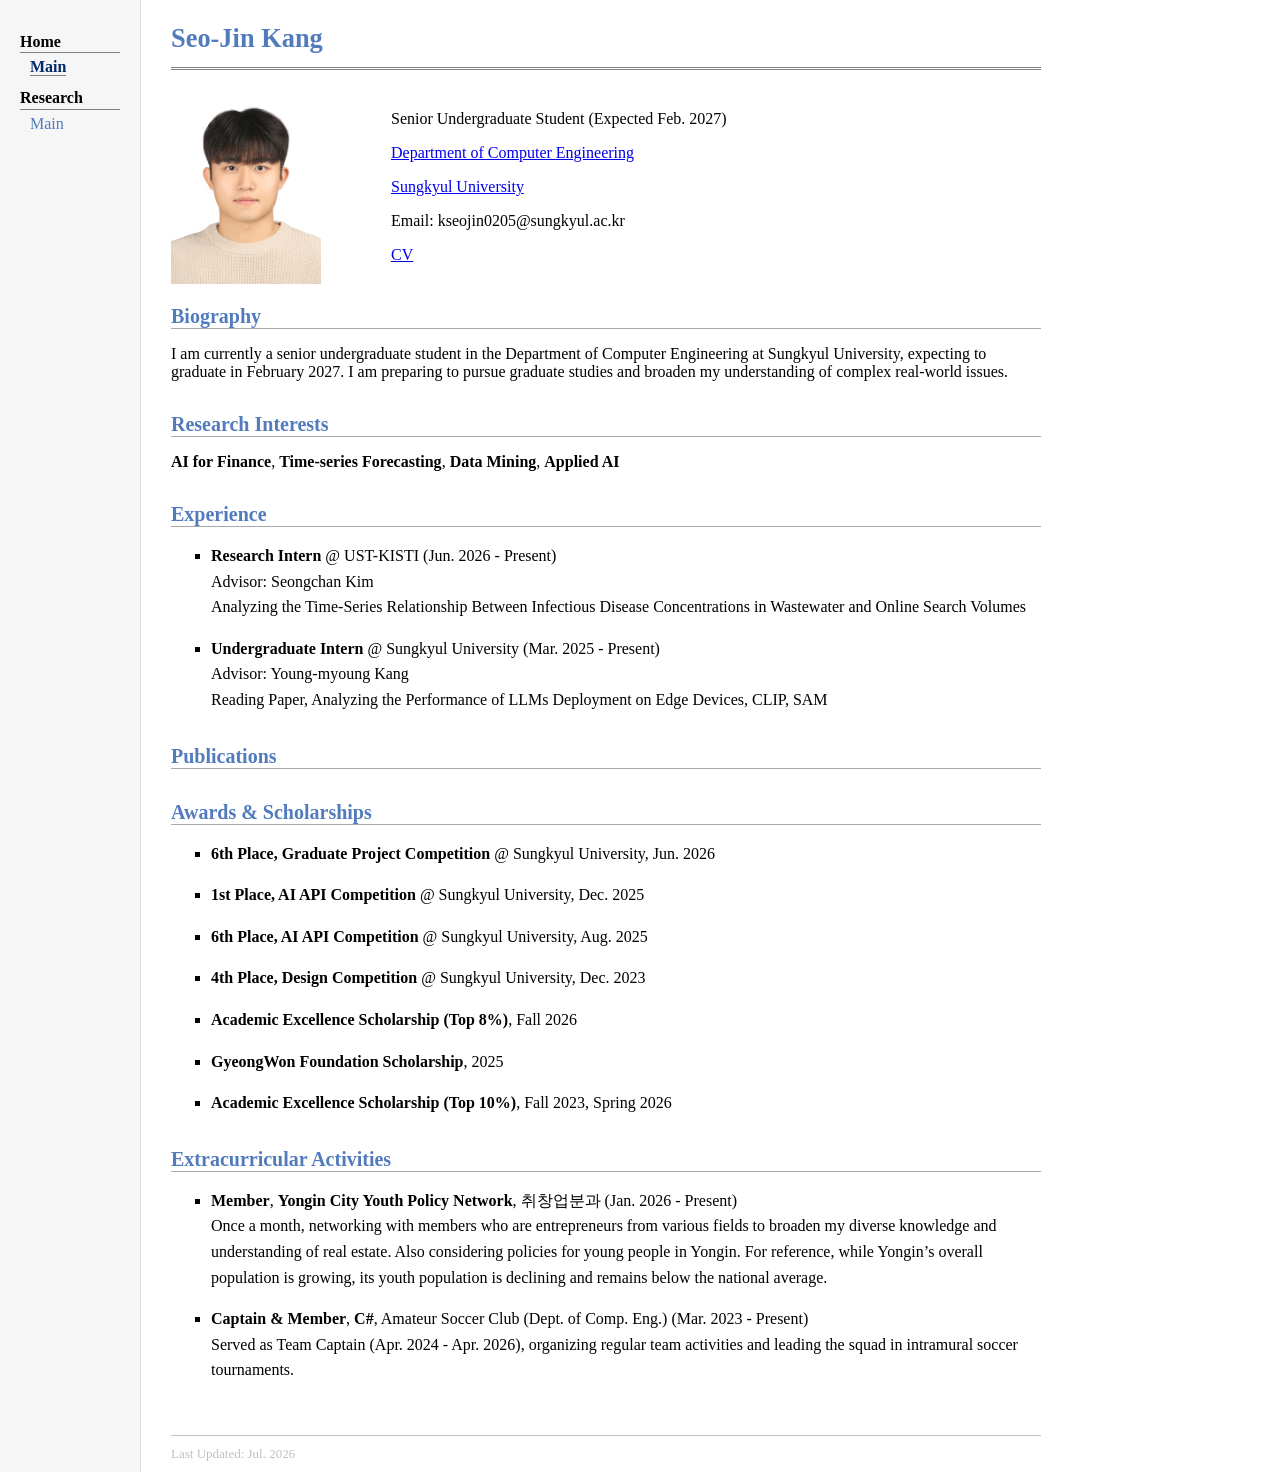
<file: index.html>
<!DOCTYPE html>
<html lang="en">
<head>
    <meta name="generator" content="jemdoc, see http://jemdoc.jaboc.net/" />
    <meta charset="utf-8">
    <meta name="viewport" content="width=device-width, initial-scale=1.0">
    <title>Seo-Jin Kang</title>
    <link rel="stylesheet" href="jemdoc.css" type="text/css"> 
</head>

<body>
<div id="tlayout">
    <nav id="layout-menu">
        <div class="menu-category">Home</div>
        <div class="menu-item"><a href="index.html" class="current">Main</a></div>

        <div class="menu-category">Research</div>
        <div class="menu-item"><a href="research/research-main.html">Main</a></div>
    </nav>

    <main id="layout-content">
        <div id="toptitle">
            <h1>Seo-Jin Kang</h1>
        </div>

        <div class="profile-container">
            <div class="profile-img">
                <img src="seojinkang.jpg" alt="Seojin Kang" width="150px">
            </div>
            <div class="profile-text">
                <p>Senior Undergraduate Student (Expected Feb. 2027)</p>
                <p><a href="https://www.sungkyul.ac.kr/computer/index.do" target="_blank">Department of Computer Engineering</a><br></p>
                <p><a href="https://www.sungkyul.ac.kr/sites/skukr/index..do" target="_blank">Sungkyul University</a><br></p>
                <p>Email: kseojin0205@sungkyul.ac.kr</p>
                <p><a href="CV_SeojinKang.pdf" target="_blank">CV</a></p> 
                </ul>
            </div>
        </div>

        <h2>Biography</h2>
        <p>I am currently a senior undergraduate student in the Department of Computer Engineering at Sungkyul University, expecting to graduate in February 2027. I am preparing to pursue graduate studies and broaden my understanding of complex real-world issues.</p>

        <h2>Research Interests</h2>
        <p><strong>AI for Finance</strong>, <strong>Time-series Forecasting</strong>, <strong>Data Mining</strong>, <strong>Applied AI</strong></p>

        <h2>Experience</h2>
        <ul>
            <li>
                <p><strong>Research Intern</strong> @ UST-KISTI (Jun. 2026 - Present)<br>
                Advisor: Seongchan Kim<br>
                Analyzing the Time-Series Relationship Between Infectious Disease Concentrations in Wastewater and Online Search Volumes</p>
            </li>
            <li>
                <p><strong>Undergraduate Intern</strong> @ Sungkyul University (Mar. 2025 - Present)<br>
                Advisor: Young-myoung Kang<br>
                Reading Paper, Analyzing the Performance of LLMs Deployment on Edge Devices, CLIP, SAM</p>
            </li>
        </ul>

        <h2 id="publications">Publications</h2>
        <ul>
            
        </ul>

        <h2>Awards & Scholarships</h2>
        <ul>
            <li><p><strong>6th Place, Graduate Project Competition</strong> @ Sungkyul University, Jun. 2026</p></li>
            <li><p><strong>1st Place, AI API Competition</strong> @ Sungkyul University, Dec. 2025</p></li>
            <li><p><strong>6th Place, AI API Competition</strong> @ Sungkyul University, Aug. 2025</p></li>
            <li><p><strong>4th Place, Design Competition</strong> @ Sungkyul University, Dec. 2023</p></li>
            <li><p><strong>Academic Excellence Scholarship (Top 8%)</strong>, Fall 2026</p></li>
            <li><p><strong>GyeongWon Foundation Scholarship</strong>, 2025</p></li>
            <li><p><strong>Academic Excellence Scholarship (Top 10%)</strong>, Fall 2023, Spring 2026</p></li>
        </ul>

        <h2>Extracurricular Activities</h2>
        <ul>
            <li>
                <p><strong>Member</strong>, <strong>Yongin City Youth Policy Network</strong>, 취창업분과 (Jan. 2026 - Present)<br>
                Once a month, networking with members who are entrepreneurs from various fields to broaden my diverse knowledge and understanding of real estate. Also considering policies for young people in Yongin. For reference, while Yongin’s overall population is growing, its youth population is declining and remains below the national average.</p>
            </li>
            <li>
                <p><strong>Captain & Member</strong>, <strong>C#</strong>, Amateur Soccer Club (Dept. of Comp. Eng.) (Mar. 2023 - Present)<br>
                Served as Team Captain (Apr. 2024 - Apr. 2026), organizing regular team activities and leading the squad in intramural soccer tournaments.</p>
            </li>

        </ul>
        
        <div id="footer">
            <div id="footer-text">
                Last Updated: Jul. 2026
            </div>
        </div>
    </main>
</div>

</body>
</html>
</file>
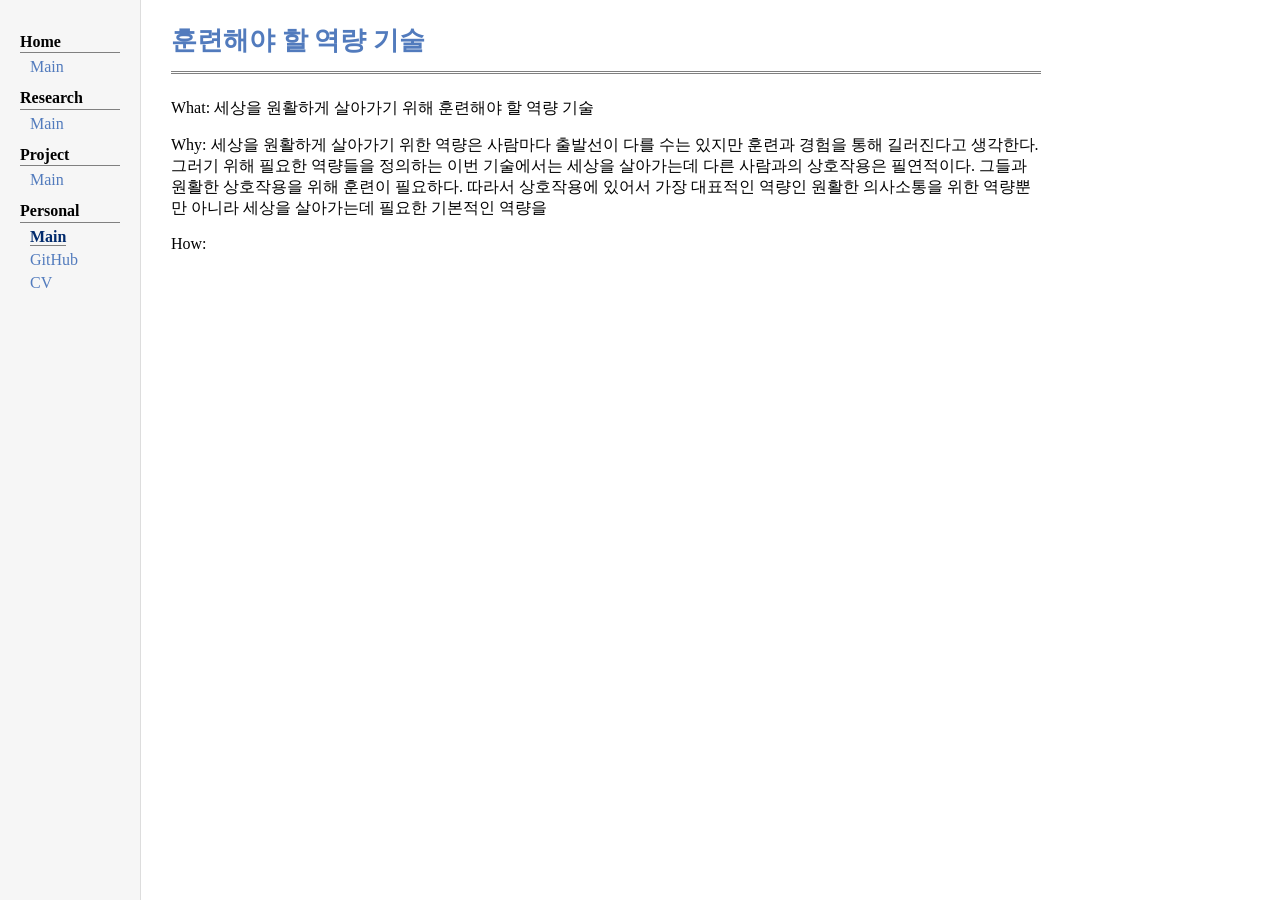
<file: personal/like-skills.html>
<!DOCTYPE html>
<html lang="en">
<head>
    <meta name="generator" content="jemdoc, see http://jemdoc.jaboc.net/" />
    <meta charset="utf-8">
    <meta name="viewport" content="width=device-width, initial-scale=1.0">
    <title>Seo-Jin Kang - Project Home</title>
    <link rel="stylesheet" href="../jemdoc.css" type="text/css">
</head>
<body>

<div id="tlayout">
    <nav id="layout-menu">
        <div class="menu-category">Home</div>
        <div class="menu-item"><a href="../index.html">Main</a></div>

        <div class="menu-category">Research</div>
        <div class="menu-item"><a href="../research/research-main.html">Main</a></div>

        <div class="menu-category">Project</div>
        <div class="menu-item"><a href="../project/project-main.html">Main</a></div>

        <div class="menu-category">Personal</div>
        <div class="menu-item"><a href="../personal/personal-main.html" class="current">Main</a></div>
        <div class="menu-item"><a href="https://github.com/kseojinn" target="_blank">GitHub</a></div>
        <div class="menu-item"><a href="https://drive.google.com/file/d/1HyUCKhNkitHwjIorRj2kAVjcYxK_j2Xq/view?usp=drive_link" target="_blank">CV</a></div>
    </nav>

    <main id="layout-content">
        <div id="toptitle">
            <h1>훈련해야 할 역량 기술</h1>
        </div>

        <p>What: 세상을 원활하게 살아가기 위해 훈련해야 할 역량 기술</p>
        <p>Why: 
            
            세상을 원활하게 살아가기 위한 역량은 사람마다 출발선이 다를 수는 있지만 훈련과 경험을 통해 길러진다고 생각한다. 그러기 위해 필요한 역량들을 정의하는 
            
            이번 기술에서는 세상을 살아가는데 다른 사람과의 상호작용은 필연적이다. 그들과 원활한 상호작용을 위해 훈련이 필요하다. 따라서 상호작용에 있어서 가장 대표적인 역량인 원활한 의사소통을 위한 역량뿐만 아니라 세상을 살아가는데 필요한 기본적인 역량을 </p>
        <p>How: </p>
    </main>
</div>
</file>
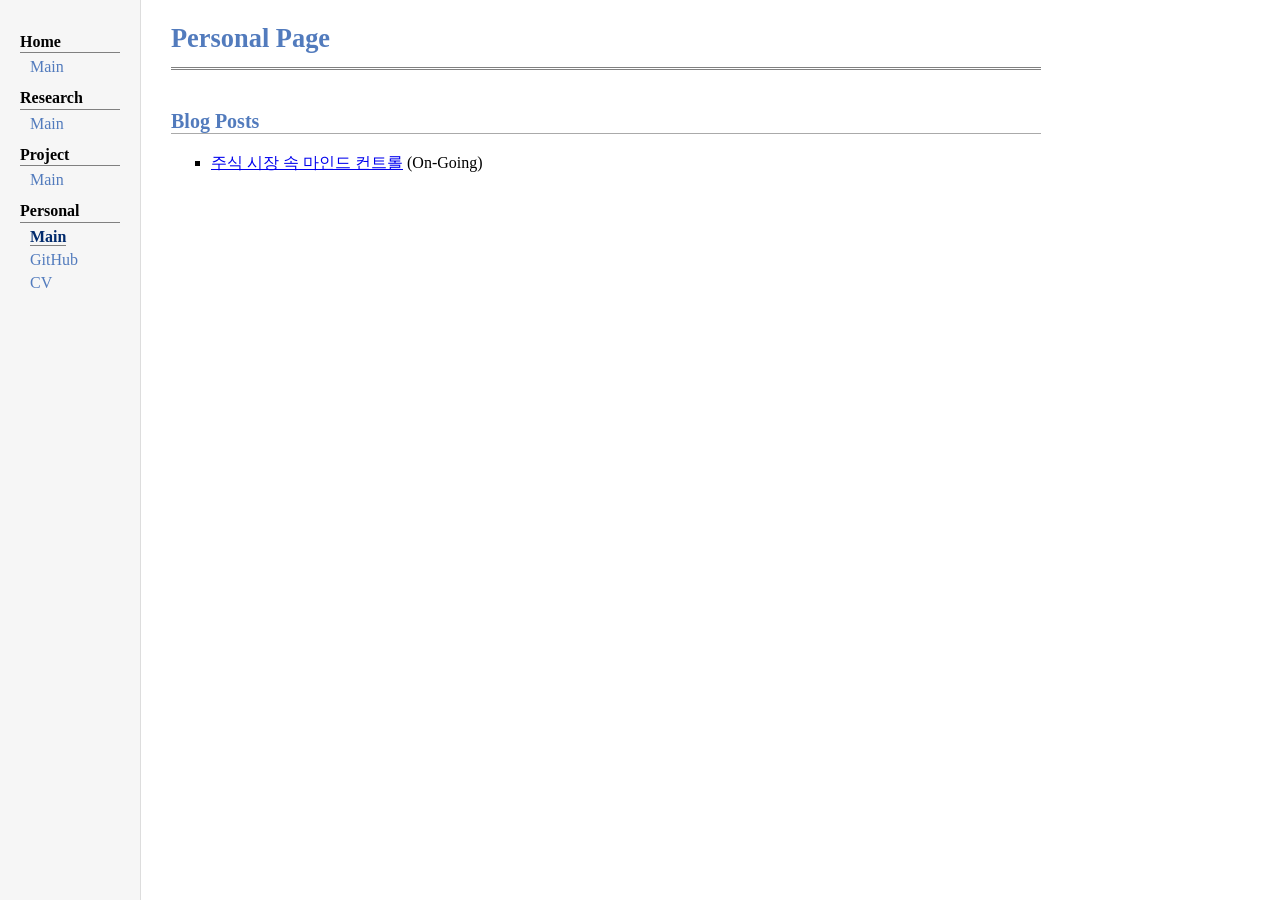
<file: personal/personal-main.html>
<!DOCTYPE html>
<html lang="en">
<head>
    <meta name="generator" content="jemdoc, see http://jemdoc.jaboc.net/" />
    <meta charset="utf-8">
    <meta name="viewport" content="width=device-width, initial-scale=1.0">
    <title>Seo-Jin Kang - Project Home</title>
    <link rel="stylesheet" href="../jemdoc.css" type="text/css">
</head>
<body>

<div id="tlayout">
    <nav id="layout-menu">
        <div class="menu-category">Home</div>
        <div class="menu-item"><a href="../index.html">Main</a></div>

        <div class="menu-category">Research</div>
        <div class="menu-item"><a href="../research/research-main.html">Main</a></div>

        <div class="menu-category">Project</div>
        <div class="menu-item"><a href="../project/project-main.html">Main</a></div>

        <div class="menu-category">Personal</div>
        <div class="menu-item"><a href="../personal/personal-main.html" class="current">Main</a></div>
        <div class="menu-item"><a href="https://github.com/kseojinn" target="_blank">GitHub</a></div>
        <div class="menu-item"><a href="https://drive.google.com/file/d/1HyUCKhNkitHwjIorRj2kAVjcYxK_j2Xq/view?usp=drive_link" target="_blank">CV</a></div>
    </nav>

    <main id="layout-content">
        <div id="toptitle">
            <h1>Personal Page</h1>
        </div>

        <h2>Blog Posts</h2>
        <ul>
            <li><p><a href="../personal/Stocks.html">주식 시장 속 마인드 컨트롤</a> (On-Going)</p></li>
        </ul>
    </main>
</div>
</file>
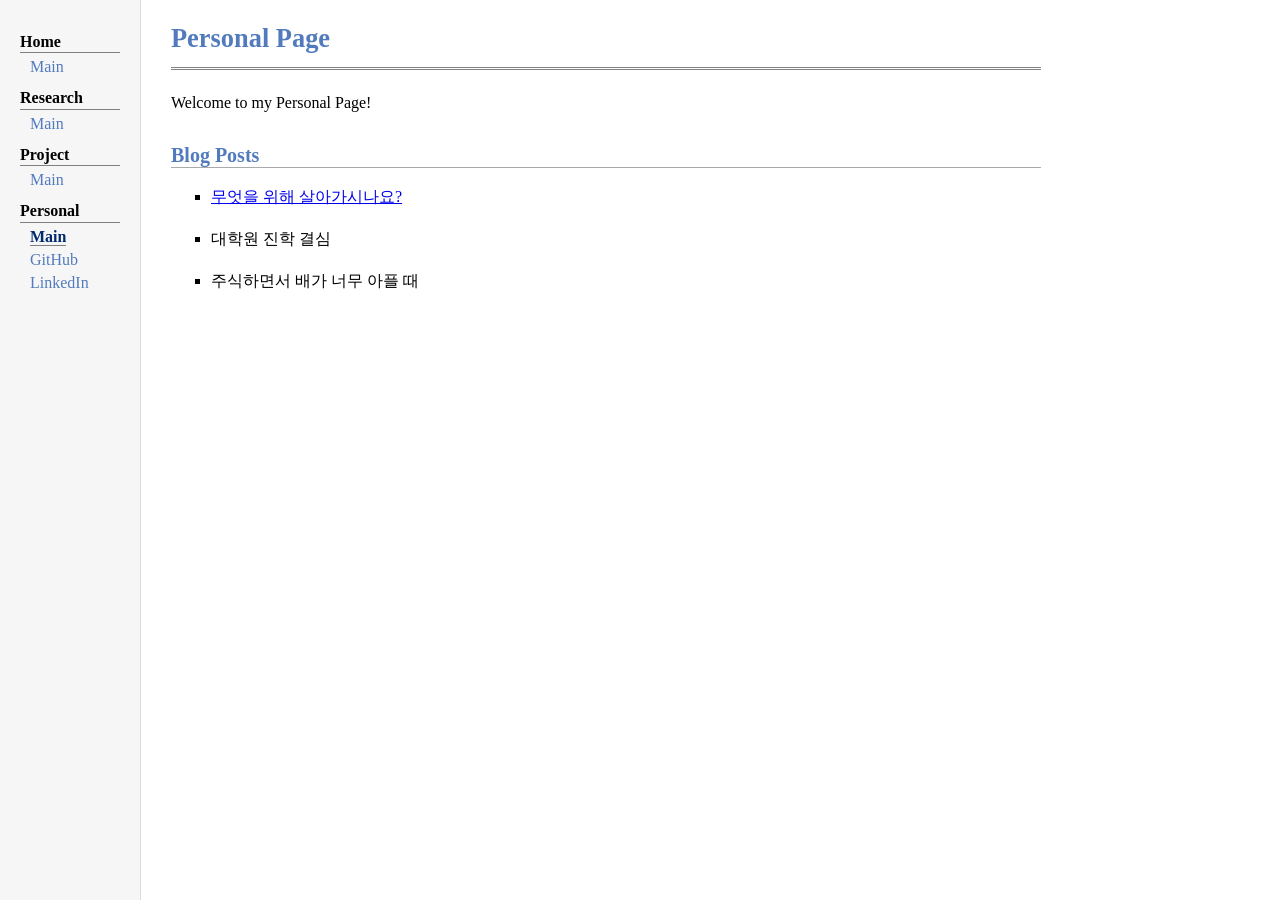
<file: personal_blog/perb_main.html>
<!DOCTYPE html>
<html lang="en">
<head>
    <meta name="generator" content="jemdoc, see http://jemdoc.jaboc.net/" />
    <meta charset="utf-8">
    <meta name="viewport" content="width=device-width, initial-scale=1.0">
    <title>Seo-Jin Kang - Project Home</title>
    <link rel="stylesheet" href="../jemdoc.css" type="text/css">
</head>
<body>

<div id="tlayout">
    <nav id="layout-menu">
        <div class="menu-category">Home</div>
        <div class="menu-item"><a href="../index.html">Main</a></div>

        <div class="menu-category">Research</div>
        <div class="menu-item"><a href="../research_blog/rb_main.html">Main</a></div>

        <div class="menu-category">Project</div>
        <div class="menu-item"><a href="../project_blog/pb_main.html">Main</a></div>

        <div class="menu-category">Personal</div>
        <div class="menu-item"><a href="../personal_blog/" class="current">Main</a></div>
        <div class="menu-item"><a href="https://github.com/kseojinn" target="_blank">GitHub</a></div>
        <div class="menu-item"><a href="https://www.linkedin.com/in/seojinkang" target="_blank">LinkedIn</a></div>
    </nav>

    <main id="layout-content">
        <div id="toptitle">
            <h1>Personal Page</h1>
        </div>

        <p>Welcome to my Personal Page!</p>
        <h2>Blog Posts</h2>
        <ul>
            <li><p><a href="../personal_blog/life_purpose.html">무엇을 위해 살아가시나요?</a></p></li>
            <li><p>대학원 진학 결심</p></li>
            <li><p>주식하면서 배가 너무 아플 때</p></li>
            
            
    </main>
</div>
</file>
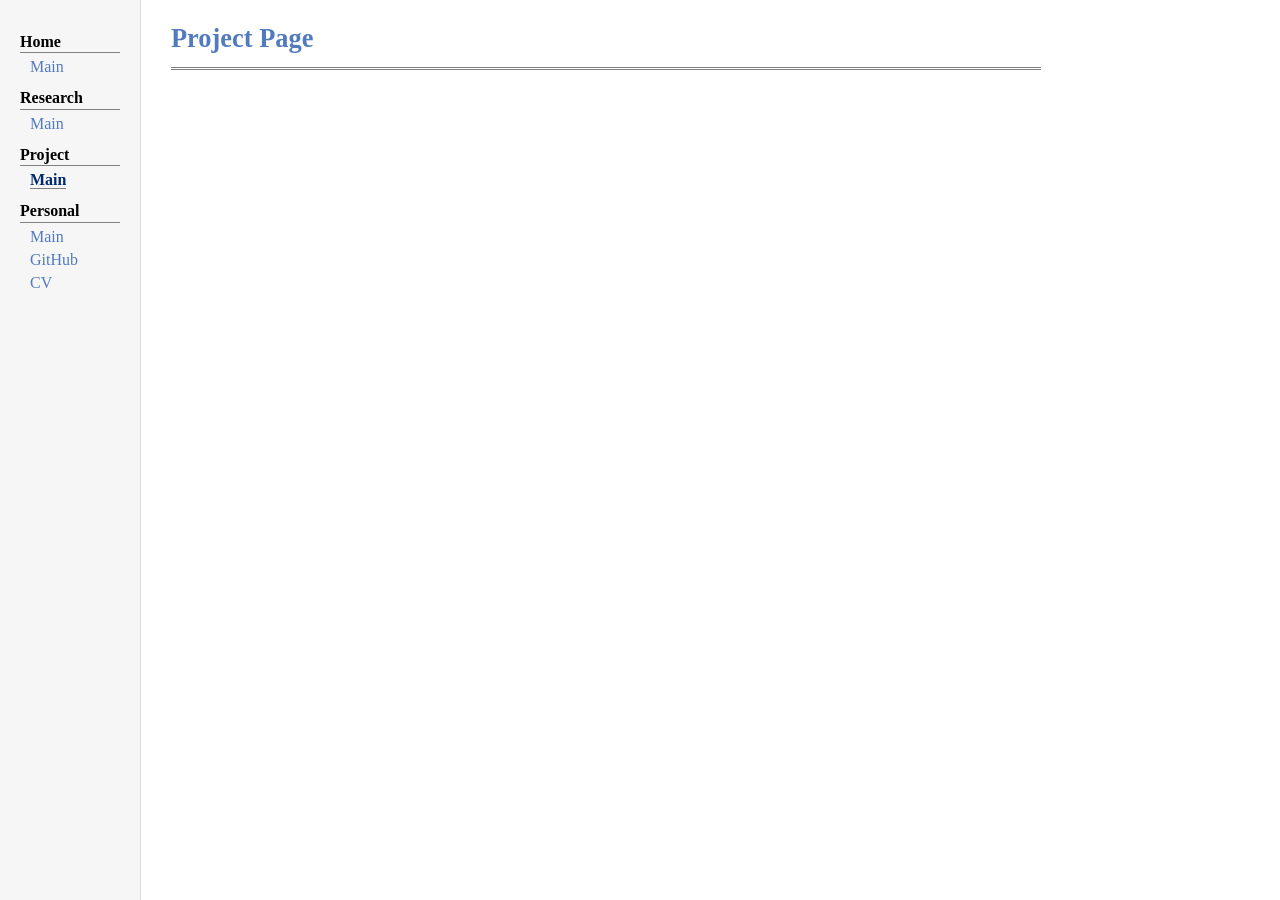
<file: project/project-main.html>
<!DOCTYPE html>
<html lang="en">
<head>
    <meta name="generator" content="jemdoc, see http://jemdoc.jaboc.net/" />
    <meta charset="utf-8">
    <meta name="viewport" content="width=device-width, initial-scale=1.0">
    <title>Seo-Jin Kang - Project Home</title>
    <link rel="stylesheet" href="../jemdoc.css" type="text/css">
</head>
<body>

<div id="tlayout">
    <nav id="layout-menu">
        <div class="menu-category">Home</div>
        <div class="menu-item"><a href="../index.html">Main</a></div>

        <div class="menu-category">Research</div>
        <div class="menu-item"><a href="../research/research-main.html">Main</a></div>

        <div class="menu-category">Project</div>
        <div class="menu-item"><a href="../project/project-main.html" class="current">Main</a></div>

        <div class="menu-category">Personal</div>
        <div class="menu-item"><a href="../personal/personal-main.html">Main</a></div>
        <div class="menu-item"><a href="https://github.com/kseojinn" target="_blank">GitHub</a></div>
        <div class="menu-item"><a href="https://drive.google.com/file/d/1HyUCKhNkitHwjIorRj2kAVjcYxK_j2Xq/view?usp=drive_link" target="_blank">CV</a></div>
    </nav>

    <main id="layout-content">
        <div id="toptitle">
            <h1>Project Page</h1>
        </div>

        <p></p>
    </main>
</div>
</file>
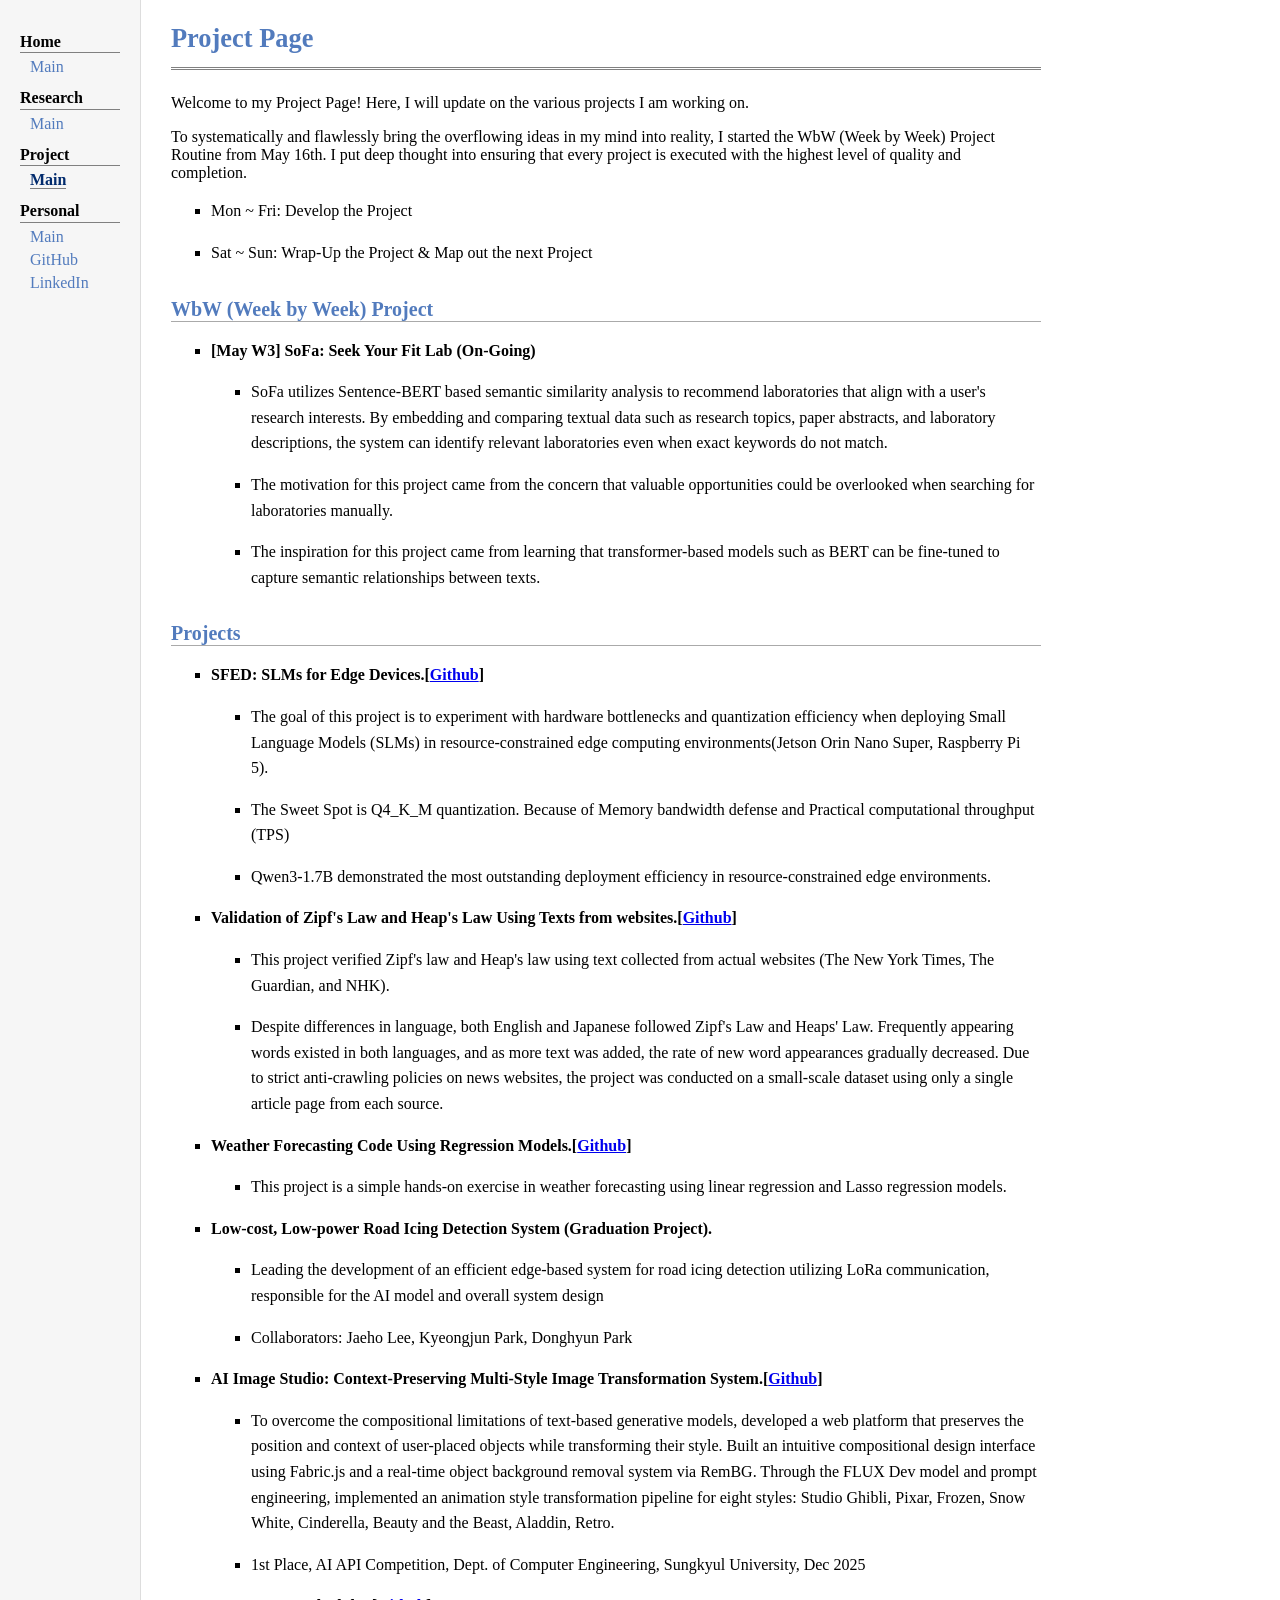
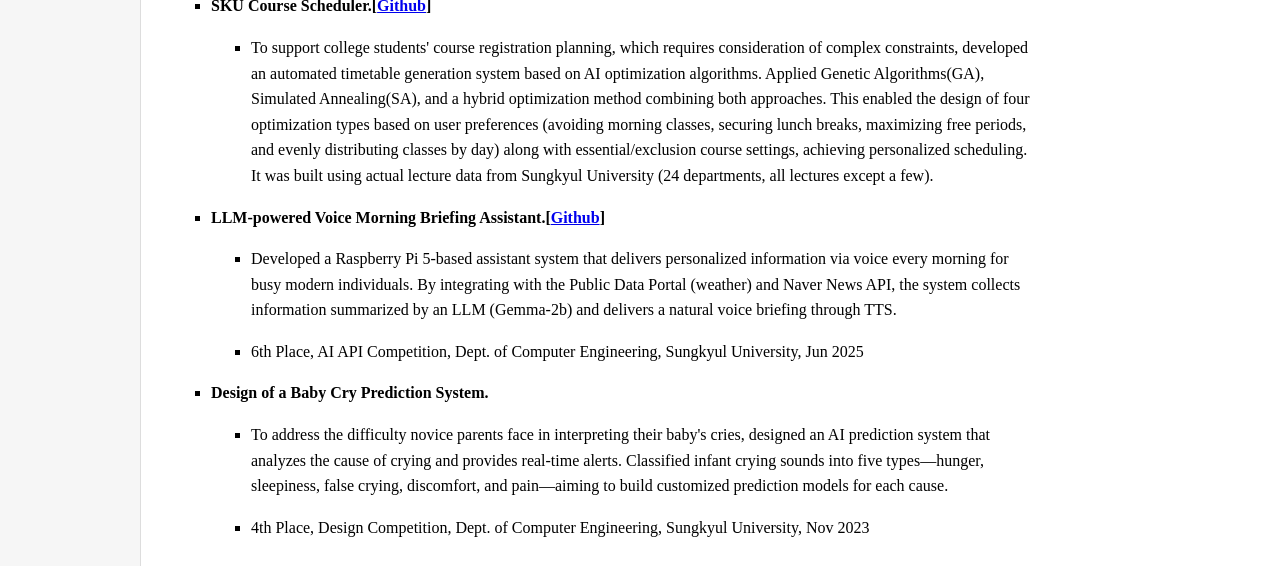
<file: project_blog/pb_main.html>
<!DOCTYPE html>
<html lang="en">
<head>
    <meta name="generator" content="jemdoc, see http://jemdoc.jaboc.net/" />
    <meta charset="utf-8">
    <meta name="viewport" content="width=device-width, initial-scale=1.0">
    <title>Seo-Jin Kang - Project Home</title>
    <link rel="stylesheet" href="../jemdoc.css" type="text/css">
</head>
<body>

<div id="tlayout">
    <nav id="layout-menu">
        <div class="menu-category">Home</div>
        <div class="menu-item"><a href="../index.html">Main</a></div>

        <div class="menu-category">Research</div>
        <div class="menu-item"><a href="../research_blog/rb_main.html">Main</a></div>

        <div class="menu-category">Project</div>
        <div class="menu-item"><a href="../project_blog/pb_main.html" class="current">Main</a></div>

        <div class="menu-category">Personal</div>
        <div class="menu-item"><a href="../personal_blog/perb_main.html">Main</a></div>
        <div class="menu-item"><a href="https://github.com/kseojinn" target="_blank">GitHub</a></div>
        <div class="menu-item"><a href="https://www.linkedin.com/in/seojinkang" target="_blank">LinkedIn</a></div>
    </nav>

    <main id="layout-content">
        <div id="toptitle">
            <h1>Project Page</h1>
        </div>

        <p>Welcome to my Project Page! Here, I will update on the various projects I am working on.</p>
        <p>To systematically and flawlessly bring the overflowing ideas in my mind into reality, I started the WbW (Week by Week) Project Routine from May 16th. I put deep thought into ensuring that every project is executed with the highest level of quality and completion.</p>
        <ul>
            <li><p>Mon ~ Fri: Develop the Project</p></li>
            <li><p>Sat ~ Sun: Wrap-Up the Project & Map out the next Project</p></li>
        </ul>
        
        <h2>WbW (Week by Week) Project</h2>
        <ul>
            <li><p class="bold">[May W3] SoFa: Seek Your Fit Lab (On-Going)</p></li>
            <ul>
                <li><p>SoFa utilizes Sentence-BERT based semantic similarity analysis to recommend laboratories that align with a user's research interests. By embedding and comparing textual data such as research topics, paper abstracts, and laboratory descriptions, the system can identify relevant laboratories even when exact keywords do not match.</p></li>
                <li><p>The motivation for this project came from the concern that valuable opportunities could be overlooked when searching for laboratories manually.</p></li>
                <li><p>The inspiration for this project came from learning that transformer-based models such as BERT can be fine-tuned to capture semantic relationships between texts.</p></li>
            </ul>
        </ul>

        <h2>Projects</h2>
        <ul>
            <li><p class="bold">SFED: SLMs for Edge Devices.[<a href="https://github.com/kseojinn/SFED" target="_blank">Github</a>]</p></li>
            <ul>
                <li><p>The goal of this project is to experiment with hardware bottlenecks and quantization efficiency when deploying Small Language Models (SLMs) in resource-constrained edge computing environments(Jetson Orin Nano Super, Raspberry Pi 5).</p></li>
                <li><p>The Sweet Spot is Q4_K_M quantization. Because of Memory bandwidth defense and Practical computational throughput (TPS)</p></li>
                <li><p>Qwen3-1.7B demonstrated the most outstanding deployment efficiency in resource-constrained edge environments.</p></li>
            </ul>
            <li><p class="bold">Validation of Zipf's Law and Heap's Law Using Texts from websites.[<a href="https://github.com/kseojinn/2026-Spring-TextMining-Project" target="_blank">Github</a>]</p></li>
            <ul>
                <li><p>This project verified Zipf's law and Heap's law using text collected from actual websites (The New York Times, The Guardian, and NHK).</p></li>
                <li><p>Despite differences in language, both English and Japanese followed Zipf's Law and Heaps' Law. Frequently appearing words existed in both languages, and as more text was added, the rate of new word appearances gradually decreased. Due to strict anti-crawling policies on news websites, the project was conducted on a small-scale dataset using only a single article page from each source.</p></li>
            </ul>
            <li><p class="bold">Weather Forecasting Code Using Regression Models.[<a href="https://github.com/kseojinn/2025-Fall-ML-Project" target="_blank">Github</a>]</p></li>
            <ul>
                <li><p>This project is a simple hands-on exercise in weather forecasting using linear regression and Lasso regression models.</p></li>
            </ul>
            <li><p class="bold">Low-cost, Low-power Road Icing Detection System (Graduation Project).</p></li>
            <ul>
                <li><p>Leading the development of an efficient edge-based system for road icing detection utilizing LoRa communication, responsible for the AI model and overall system design</p></li>
                <li><p>Collaborators: Jaeho Lee, Kyeongjun Park, Donghyun Park</p></li>
            </ul>
            <li><p class="bold">AI Image Studio: Context-Preserving Multi-Style Image Transformation System.[<a href="https://github.com/kseojinn/2025-Fall-CE-Department-Competition" target="_blank">Github</a>]</p></li>
            <ul>
                <li><p>To overcome the compositional limitations of text-based generative models, developed a web platform that preserves the position and context of user-placed objects while transforming their style. Built an intuitive compositional design interface using Fabric.js and a real-time object background removal system via RemBG. Through the FLUX Dev model and prompt engineering, implemented an animation style transformation pipeline for eight styles: Studio Ghibli, Pixar, Frozen, Snow White, Cinderella, Beauty and the Beast, Aladdin, Retro.</p></li>
                <li><p>1st Place, AI API Competition, Dept. of Computer Engineering, Sungkyul University, Dec 2025</p></li>
            </ul>
            <li><p class="bold">SKU Course Scheduler.[<a href="https://github.com/kseojinn/SKU_Course_Scheduler" target="_blank">Github</a>]</p></li>
            <ul>
                <li><p>To support college students' course registration planning, which requires consideration of complex constraints, developed an automated timetable generation system based on AI optimization algorithms. Applied Genetic Algorithms(GA), Simulated Annealing(SA), and a hybrid optimization method combining both approaches. This enabled the design of four optimization types based on user preferences (avoiding morning classes, securing lunch breaks, maximizing free periods, and evenly distributing classes by day) along with essential/exclusion course settings, achieving personalized scheduling. It was built using actual lecture data from Sungkyul University (24 departments, all lectures except a few).</p></li>
            </ul>
            <li><p class="bold">LLM-powered Voice Morning Briefing Assistant.[<a href="https://github.com/kseojinn/2025-Spring-CE-Department-Competition" target="_blank">Github</a>]</p></li>
            <ul>
                <li><p>Developed a Raspberry Pi 5-based assistant system that delivers personalized information via voice every morning for busy modern individuals. By integrating with the Public Data Portal (weather) and Naver News API, the system collects information summarized by an LLM (Gemma-2b) and delivers a natural voice briefing through TTS.</p></li>
                <li><p>6th Place, AI API Competition, Dept. of Computer Engineering, Sungkyul University, Jun 2025</p></li>
            </ul>
            <li><p class="bold">Design of a Baby Cry Prediction System.</p></li>
            <ul>
                <li><p>To address the difficulty novice parents face in interpreting their baby's cries, designed an AI prediction system that analyzes the cause of crying and provides real-time alerts. Classified infant crying sounds into five types—hunger, sleepiness, false crying, discomfort, and pain—aiming to build customized prediction models for each cause.</p></li>
                <li><p>4th Place, Design Competition, Dept. of Computer Engineering, Sungkyul University, Nov 2023</p></li>
        </ul>
    </main>
</div>
</file>
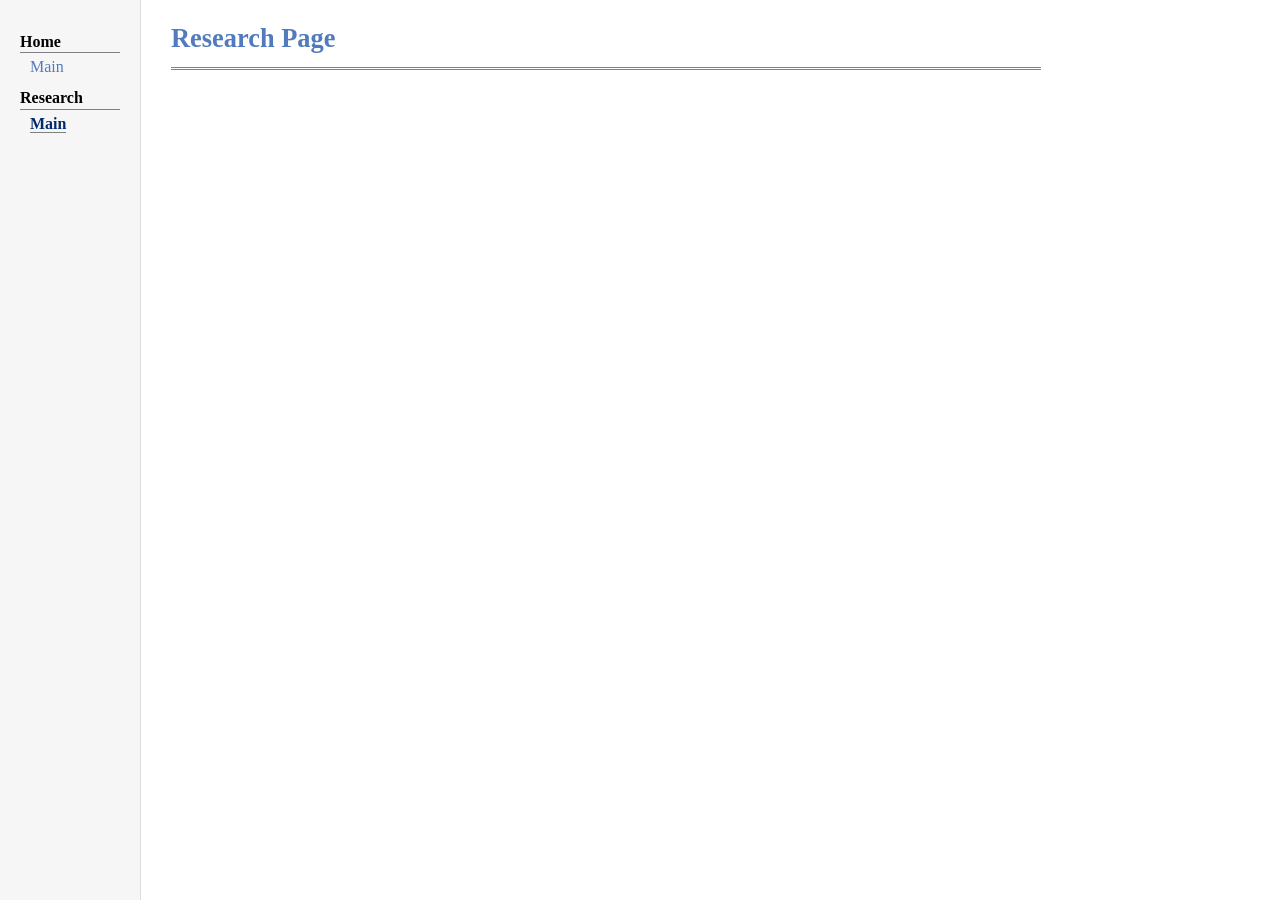
<file: research/research-main.html>
<!DOCTYPE html>
<html lang="en">
<head>
    <meta name="generator" content="jemdoc, see http://jemdoc.jaboc.net/" />
    <meta charset="utf-8">
    <meta name="viewport" content="width=device-width, initial-scale=1.0">
    <title>Seo-Jin Kang - Project Home</title>
    <link rel="stylesheet" href="../jemdoc.css" type="text/css">
</head>
<body>

<div id="tlayout">
    <nav id="layout-menu">
        <div class="menu-category">Home</div>
        <div class="menu-item"><a href="../index.html">Main</a></div>

        <div class="menu-category">Research</div>
        <div class="menu-item"><a href="../research/research-main.html"class="current">Main</a></div>
    </nav>

    <main id="layout-content">
        <div id="toptitle">
            <h1>Research Page</h1>
        </div>

    </main>
</div>

</body>
</html>
</file>
<file: jemdoc.css>
body {
    background: white;
    font-family: serif;
    padding: 0;
    margin: 0;
}

#tlayout {
    display: flex;
    flex-direction: row;
    min-height: 100vh;
    width: 100%;
    margin: 0;
}

#layout-menu {
    width: 100px;
    background: #f6f6f6;
    border-right: 1px solid #dddddd;
    padding: 20px;
    flex-shrink: 0;
}

#layout-content {
    flex-grow: 1;
    max-width: 870px;
    width: 100%;
    min-width: auto;
    padding: 10px 30px;
    background: white;
}

div.menu-category {
    border-bottom: 1px solid gray;
    margin-top: 0.8em;
    padding-bottom: 0.1em;
    font-weight: bold;
}

div.menu-item {
    padding-left: 10px;
    margin-top: 5px;
}

#layout-menu a {
    color: #527bbd;
    text-decoration: none;
    font-size: 1.0em;
}

#layout-menu a.current {
    color: #022b6d;
    font-weight: bold;
    border-bottom: 1px solid gray;
}

div#toptitle {
    border-bottom: 3px double gray;
    margin-bottom: 1.5em;
}

h1 { color: #527bbd; font-size: 165%; margin: 0.5em 0; }
h2 { color: #527bbd; font-size: 125%; border-bottom: 1px solid #aaaaaa; padding-top: 0.8em; margin-top: 0px; margin-bottom: 0.3em; }

.profile-container {
    display: flex;
    align-items: flex-start;
    gap: 25px;
    margin-bottom: 1px;
}

div#footer {
    font-size: small;
    border-top: 1px solid #c0c0c0;
    margin-top: 4.0em;
    color: #c0c0c0;
    padding-top: 10px;
}

ul {
    list-style-type: square;
    line-height: 1.6;
}

@media screen and (max-width: 768px) {
    #tlayout {
        flex-direction: column; 
    }

    #layout-menu {
        width: 100%; 
        border-right: none;
        border-bottom: 1px solid #dddddd;
        padding: 15px 20px;
        box-sizing: border-box;
    }

    #layout-content {
        max-width: 100%;
        width: 100%;
        padding: 20px;
        box-sizing: border-box;
    }

    .profile-container {
        flex-direction: column;
        align-items: flex-start;
        gap: 10px;
    }

    .profile-container {
        flex-direction: column;
        align-items: flex-start;
        gap: 30px;
        margin-bottom: 20px;
    }

    .profile-img img {
        width: 100px;
        max-width: 100%;
        height: auto;
    }
}

.research-title {
    color: #527bbd;
    font-weight: bold;
}

.profile-img {
    margin-right: 45px;
}

.bold {
    font-weight: bold;
}
</file>
